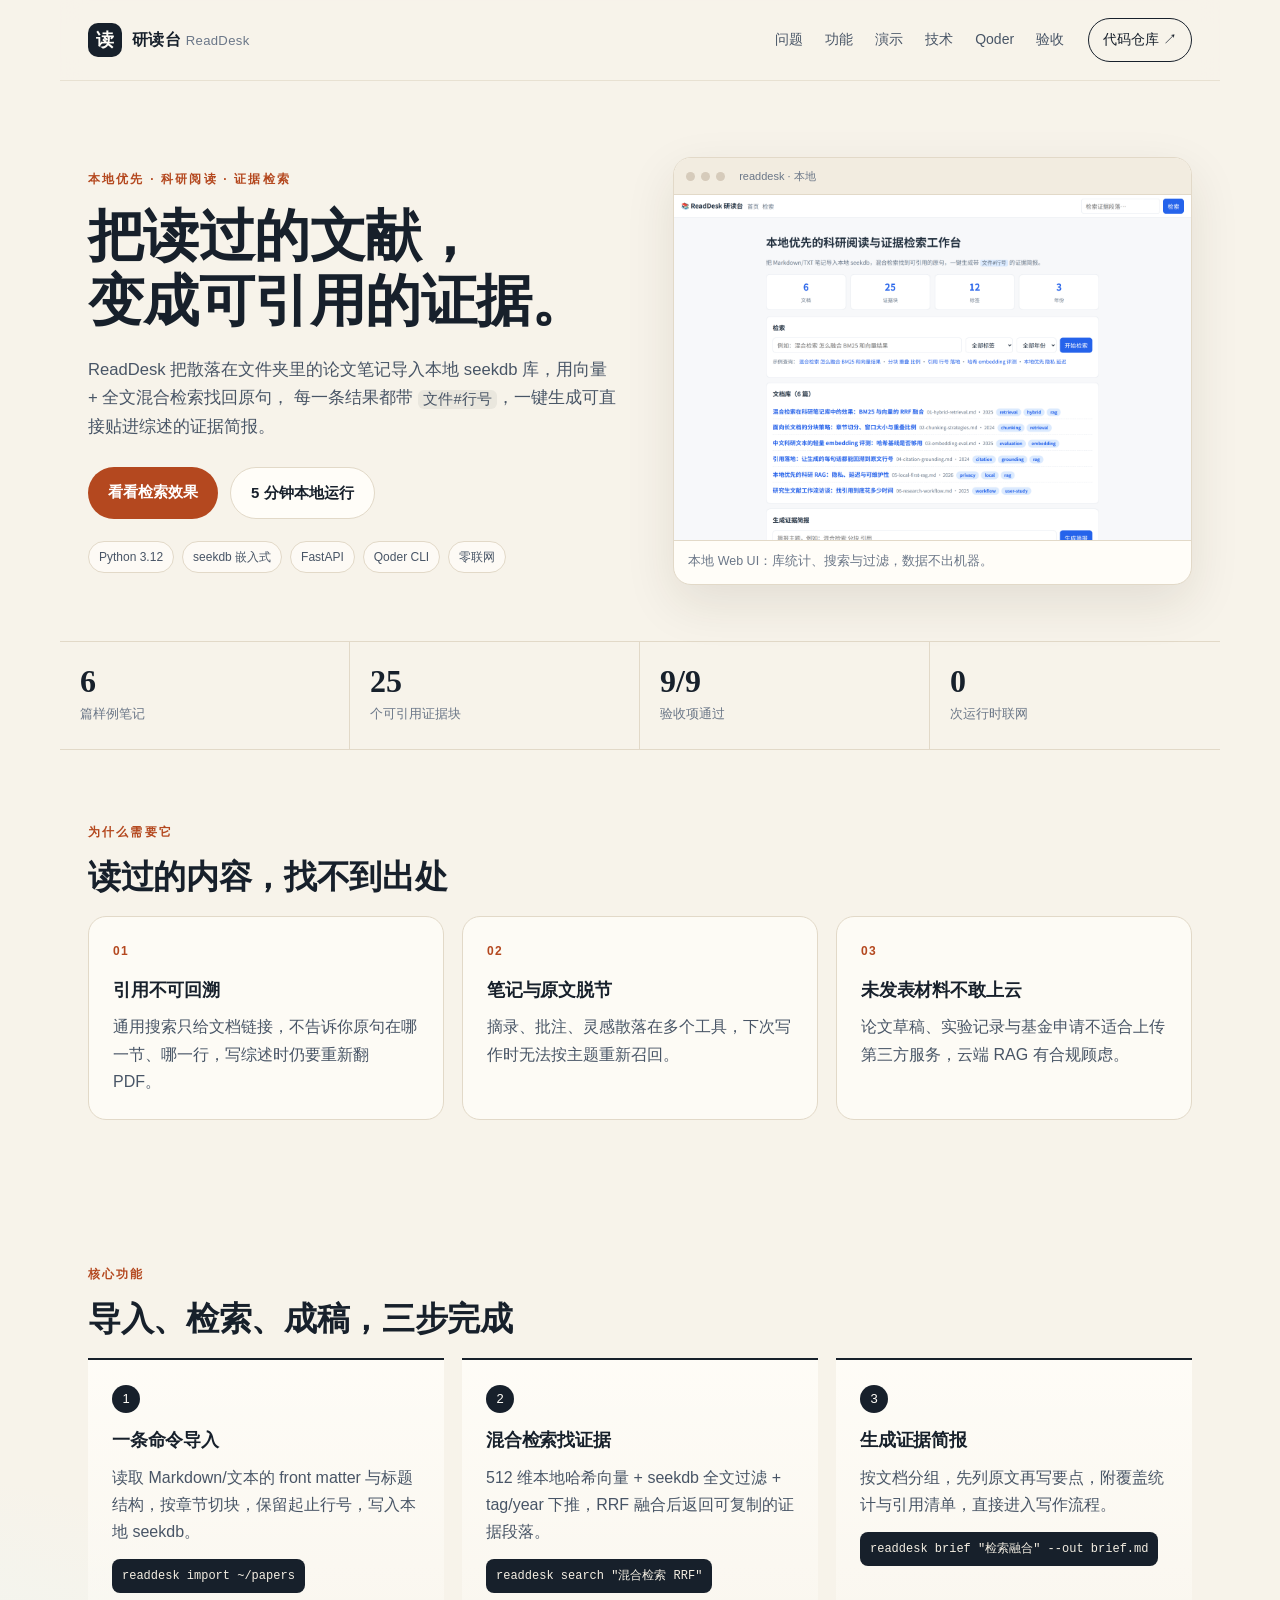
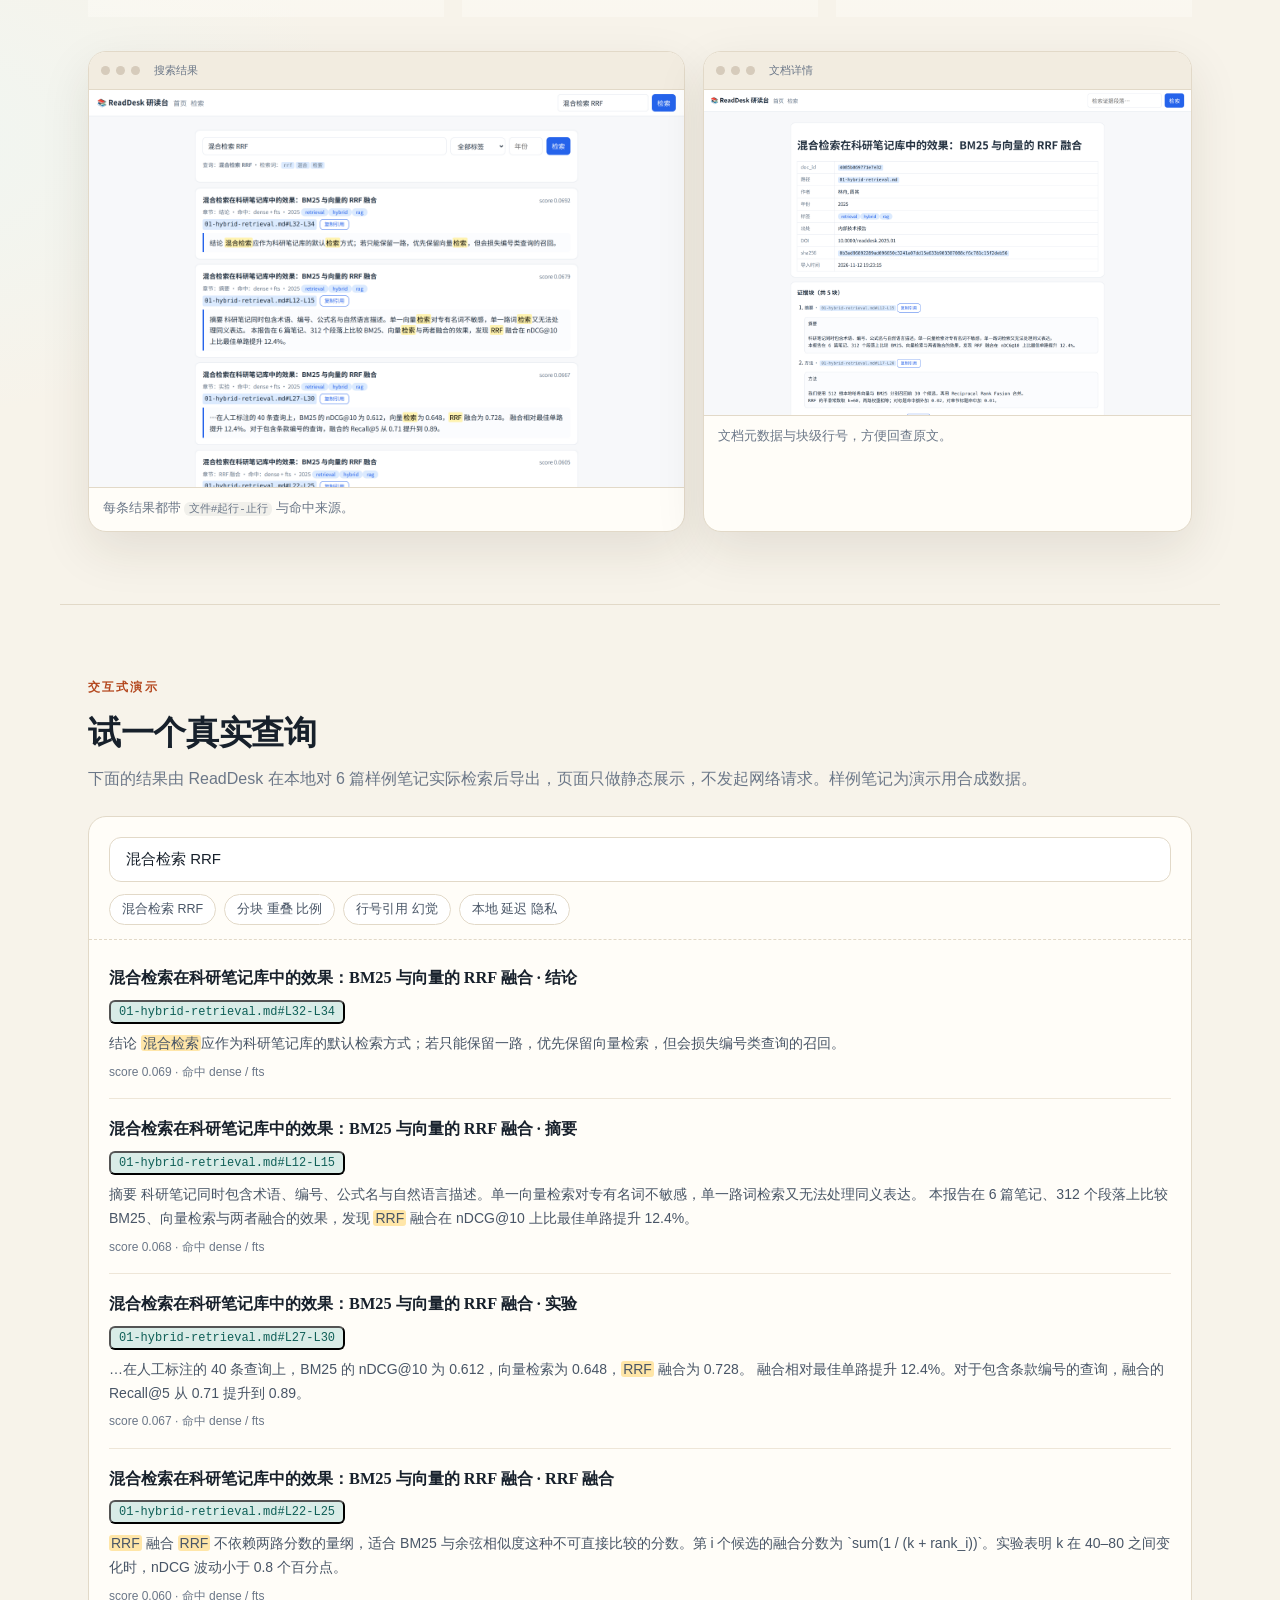
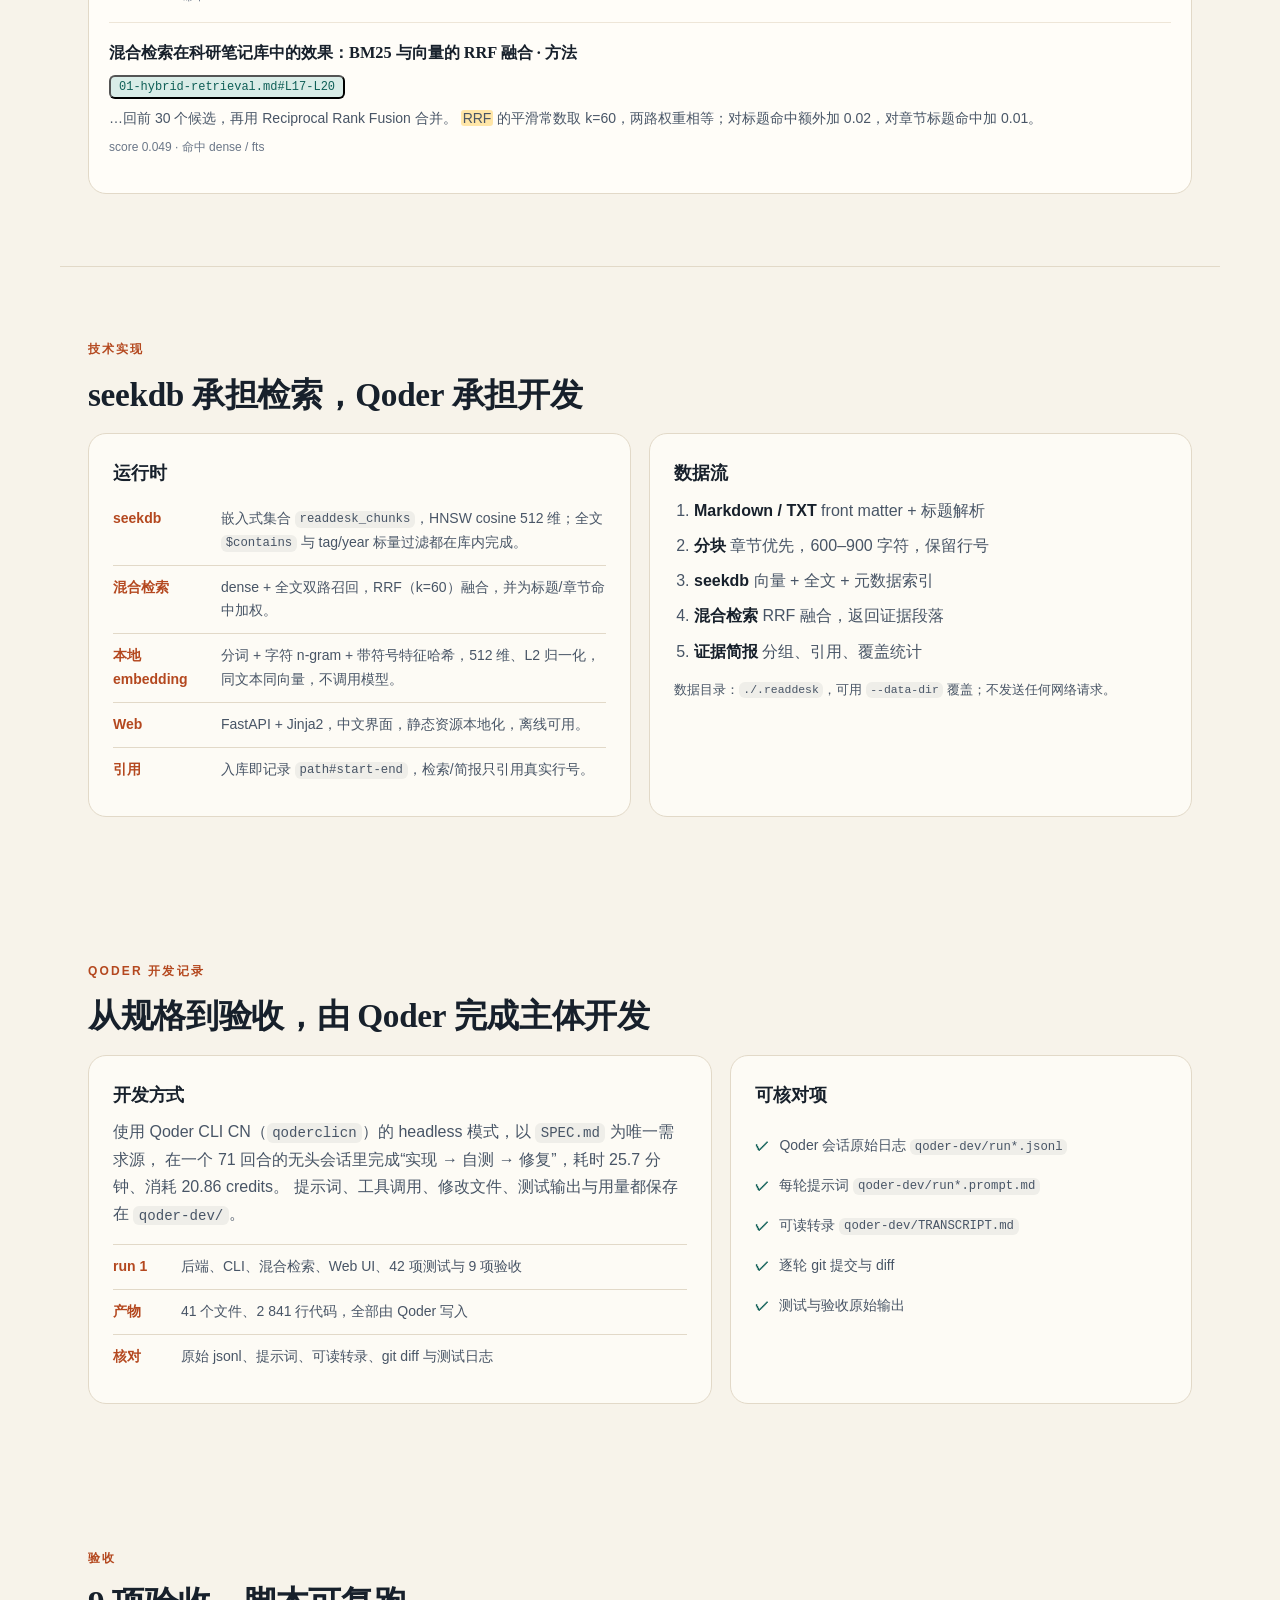
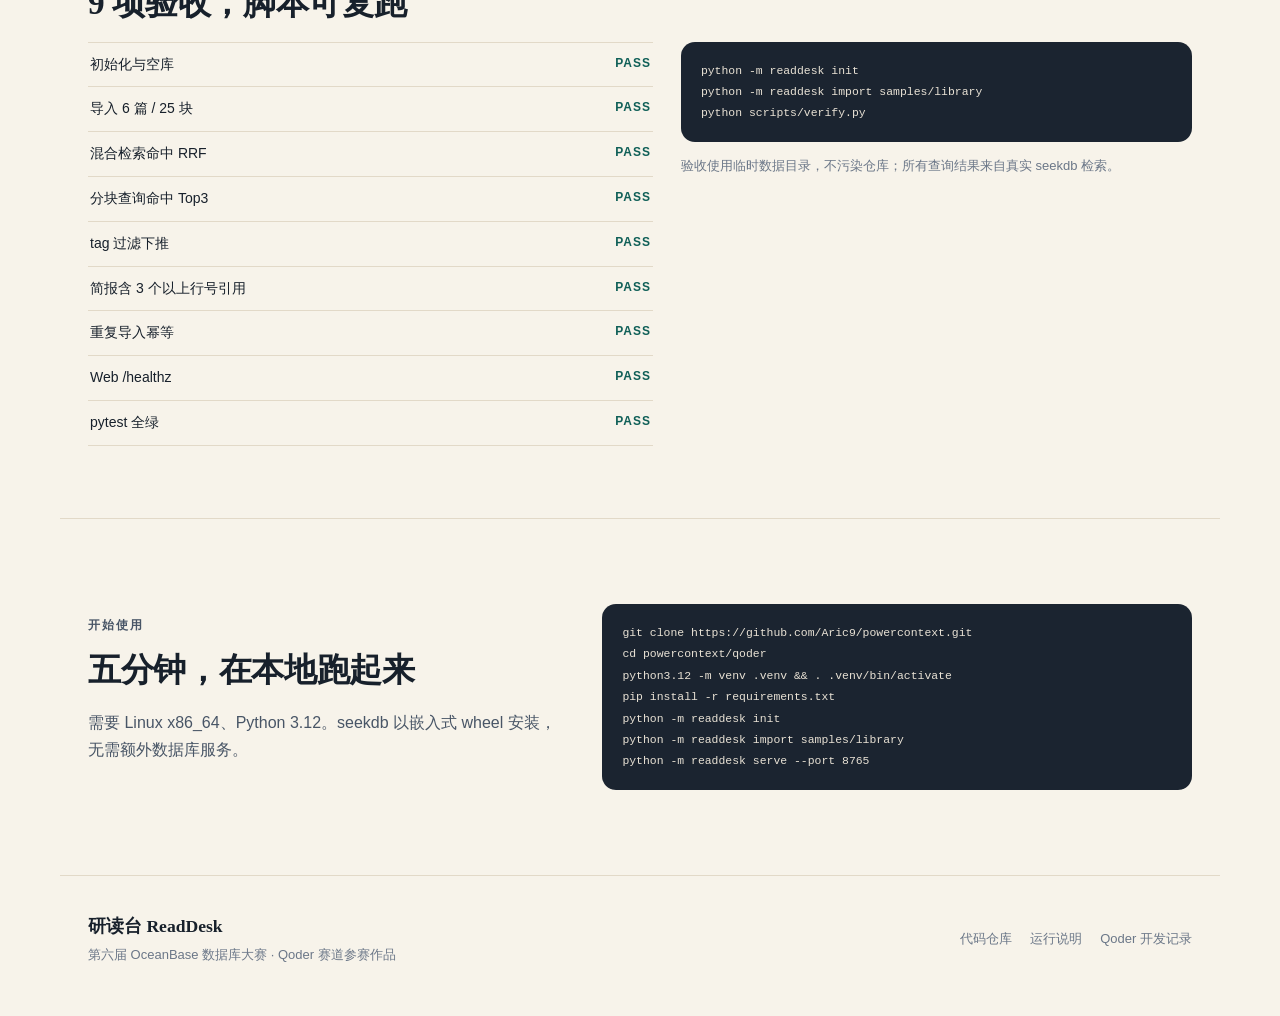
<file: qoder/site/index.html>
<!doctype html>
<html lang="zh-CN">
<head>
  <meta charset="utf-8" />
  <meta name="viewport" content="width=device-width, initial-scale=1" />
  <title>研读台 ReadDesk — 把读过的文献，变成可引用的证据</title>
  <meta name="description" content="ReadDesk 是一个本地优先的科研阅读与证据检索工作台：导入 Markdown 笔记，用 seekdb 混合检索定位原句，一键生成带行号引用的证据简报。" />
  <link rel="stylesheet" href="assets/style.css" />
</head>
<body>
  <header class="site-header">
    <a class="brand" href="#top">
      <span class="brand-mark">读</span>
      <span class="brand-name">研读台 <em>ReadDesk</em></span>
    </a>
    <nav class="nav">
      <a href="#problem">问题</a>
      <a href="#features">功能</a>
      <a href="#demo">演示</a>
      <a href="#tech">技术</a>
      <a href="#qoder">Qoder</a>
      <a href="#verify">验收</a>
    </nav>
    <a class="ghost-button" href="https://github.com/Aric9/powercontext/tree/qoder/readdesk/qoder" target="_blank" rel="noreferrer">代码仓库 ↗</a>
  </header>

  <main id="top">
    <section class="hero">
      <div class="hero-copy">
        <p class="eyebrow">本地优先 · 科研阅读 · 证据检索</p>
        <h1>把读过的文献，<br />变成可引用的证据。</h1>
        <p class="lede">
          ReadDesk 把散落在文件夹里的论文笔记导入本地 seekdb 库，用向量 + 全文混合检索找回原句，
          每一条结果都带 <code>文件#行号</code>，一键生成可直接贴进综述的证据简报。
        </p>
        <div class="hero-actions">
          <a class="primary-button" href="#demo">看看检索效果</a>
          <a class="secondary-button" href="#start">5 分钟本地运行</a>
        </div>
        <ul class="chips" aria-label="技术栈">
          <li>Python 3.12</li>
          <li>seekdb 嵌入式</li>
          <li>FastAPI</li>
          <li>Qoder CLI</li>
          <li>零联网</li>
        </ul>
      </div>
      <figure class="hero-shot">
        <div class="browser-bar"><span></span><span></span><span></span><em>readdesk · 本地</em></div>
        <img src="assets/home.png" alt="ReadDesk 首页：库统计与搜索框" loading="eager" />
        <figcaption>本地 Web UI：库统计、搜索与过滤，数据不出机器。</figcaption>
      </figure>
    </section>

    <section class="stats" aria-label="项目数据">
      <div><strong>6</strong><span>篇样例笔记</span></div>
      <div><strong id="stat-chunks">25</strong><span>个可引用证据块</span></div>
      <div><strong>9/9</strong><span>验收项通过</span></div>
      <div><strong>0</strong><span>次运行时联网</span></div>
    </section>

    <section id="problem" class="section">
      <p class="section-kicker">为什么需要它</p>
      <h2>读过的内容，找不到出处</h2>
      <div class="grid three">
        <article class="card">
          <span class="card-no">01</span>
          <h3>引用不可回溯</h3>
          <p>通用搜索只给文档链接，不告诉你原句在哪一节、哪一行，写综述时仍要重新翻 PDF。</p>
        </article>
        <article class="card">
          <span class="card-no">02</span>
          <h3>笔记与原文脱节</h3>
          <p>摘录、批注、灵感散落在多个工具，下次写作时无法按主题重新召回。</p>
        </article>
        <article class="card">
          <span class="card-no">03</span>
          <h3>未发表材料不敢上云</h3>
          <p>论文草稿、实验记录与基金申请不适合上传第三方服务，云端 RAG 有合规顾虑。</p>
        </article>
      </div>
    </section>

    <section id="features" class="section">
      <p class="section-kicker">核心功能</p>
      <h2>导入、检索、成稿，三步完成</h2>
      <div class="flow">
        <article>
          <span class="flow-num">1</span>
          <h3>一条命令导入</h3>
          <p>读取 Markdown/文本的 front matter 与标题结构，按章节切块，保留起止行号，写入本地 seekdb。</p>
          <code>readdesk import ~/papers</code>
        </article>
        <article>
          <span class="flow-num">2</span>
          <h3>混合检索找证据</h3>
          <p>512 维本地哈希向量 + seekdb 全文过滤 + tag/year 下推，RRF 融合后返回可复制的证据段落。</p>
          <code>readdesk search "混合检索 RRF"</code>
        </article>
        <article>
          <span class="flow-num">3</span>
          <h3>生成证据简报</h3>
          <p>按文档分组，先列原文再写要点，附覆盖统计与引用清单，直接进入写作流程。</p>
          <code>readdesk brief "检索融合" --out brief.md</code>
        </article>
      </div>
      <div class="shots">
        <figure class="shot">
          <div class="browser-bar"><span></span><span></span><span></span><em>搜索结果</em></div>
          <img src="assets/search.png" alt="ReadDesk 搜索结果页：证据段落、引用与分数" loading="lazy" />
          <figcaption>每条结果都带 <code>文件#起行-止行</code> 与命中来源。</figcaption>
        </figure>
        <figure class="shot">
          <div class="browser-bar"><span></span><span></span><span></span><em>文档详情</em></div>
          <img src="assets/doc.png" alt="ReadDesk 文档详情页：元数据与分块行号" loading="lazy" />
          <figcaption>文档元数据与块级行号，方便回查原文。</figcaption>
        </figure>
      </div>
    </section>

    <section id="demo" class="section demo-section">
      <p class="section-kicker">交互式演示</p>
      <h2>试一个真实查询</h2>
      <p class="demo-note">下面的结果由 ReadDesk 在本地对 6 篇样例笔记实际检索后导出，页面只做静态展示，不发起网络请求。样例笔记为演示用合成数据。</p>
      <div class="demo-box">
        <div class="demo-controls">
          <input id="demo-input" type="search" placeholder="输入关键词，例如：RRF、分块、行号引用" aria-label="演示搜索" />
          <div class="demo-chips" id="demo-chips"></div>
        </div>
        <ol class="demo-results" id="demo-results"></ol>
      </div>
    </section>

    <section id="tech" class="section">
      <p class="section-kicker">技术实现</p>
      <h2>seekdb 承担检索，Qoder 承担开发</h2>
      <div class="grid two">
        <div class="panel">
          <h3>运行时</h3>
          <table class="tech-table">
            <tr><th>seekdb</th><td>嵌入式集合 <code>readdesk_chunks</code>，HNSW cosine 512 维；全文 <code>$contains</code> 与 tag/year 标量过滤都在库内完成。</td></tr>
            <tr><th>混合检索</th><td>dense + 全文双路召回，RRF（k=60）融合，并为标题/章节命中加权。</td></tr>
            <tr><th>本地 embedding</th><td>分词 + 字符 n-gram + 带符号特征哈希，512 维、L2 归一化，同文本同向量，不调用模型。</td></tr>
            <tr><th>Web</th><td>FastAPI + Jinja2，中文界面，静态资源本地化，离线可用。</td></tr>
            <tr><th>引用</th><td>入库即记录 <code>path#start-end</code>，检索/简报只引用真实行号。</td></tr>
          </table>
        </div>
        <div class="panel">
          <h3>数据流</h3>
          <ol class="pipeline">
            <li><span>Markdown / TXT</span> front matter + 标题解析</li>
            <li><span>分块</span> 章节优先，600–900 字符，保留行号</li>
            <li><span>seekdb</span> 向量 + 全文 + 元数据索引</li>
            <li><span>混合检索</span> RRF 融合，返回证据段落</li>
            <li><span>证据简报</span> 分组、引用、覆盖统计</li>
          </ol>
          <p class="muted">数据目录：<code>./.readdesk</code>，可用 <code>--data-dir</code> 覆盖；不发送任何网络请求。</p>
        </div>
      </div>
    </section>

    <section id="qoder" class="section">
      <p class="section-kicker">Qoder 开发记录</p>
      <h2>从规格到验收，由 Qoder 完成主体开发</h2>
      <div class="qoder-grid">
        <div class="panel">
          <h3>开发方式</h3>
          <p>使用 Qoder CLI CN（<code>qoderclicn</code>）的 headless 模式，以 <code>SPEC.md</code> 为唯一需求源，
          在一个 71 回合的无头会话里完成“实现 → 自测 → 修复”，耗时 25.7 分钟、消耗 20.86 credits。
          提示词、工具调用、修改文件、测试输出与用量都保存在 <code>qoder-dev/</code>。</p>
          <ul class="record-list" id="qoder-record">
            <li><strong>run 1</strong><span>后端、CLI、混合检索、Web UI、42 项测试与 9 项验收</span></li>
            <li><strong>产物</strong><span>41 个文件、2 841 行代码，全部由 Qoder 写入</span></li>
            <li><strong>核对</strong><span>原始 jsonl、提示词、可读转录、git diff 与测试日志</span></li>
          </ul>
        </div>
        <div class="panel">
          <h3>可核对项</h3>
          <ul class="check-list">
            <li>Qoder 会话原始日志 <code>qoder-dev/run*.jsonl</code></li>
            <li>每轮提示词 <code>qoder-dev/run*.prompt.md</code></li>
            <li>可读转录 <code>qoder-dev/TRANSCRIPT.md</code></li>
            <li>逐轮 git 提交与 diff</li>
            <li>测试与验收原始输出</li>
          </ul>
        </div>
      </div>
    </section>

    <section id="verify" class="section">
      <p class="section-kicker">验收</p>
      <h2>9 项验收，脚本可复跑</h2>
      <div class="verify-wrap">
        <ol class="verify-list" id="verify-list">
          <li><span>初始化与空库</span><b>PASS</b></li>
          <li><span>导入 6 篇 / 25 块</span><b>PASS</b></li>
          <li><span>混合检索命中 RRF</span><b>PASS</b></li>
          <li><span>分块查询命中 Top3</span><b>PASS</b></li>
          <li><span>tag 过滤下推</span><b>PASS</b></li>
          <li><span>简报含 3 个以上行号引用</span><b>PASS</b></li>
          <li><span>重复导入幂等</span><b>PASS</b></li>
          <li><span>Web /healthz</span><b>PASS</b></li>
          <li><span>pytest 全绿</span><b>PASS</b></li>
        </ol>
        <div class="verify-code">
          <pre><code>python -m readdesk init
python -m readdesk import samples/library
python scripts/verify.py</code></pre>
          <p class="muted">验收使用临时数据目录，不污染仓库；所有查询结果来自真实 seekdb 检索。</p>
        </div>
      </div>
    </section>

    <section id="start" class="section start-section">
      <div>
        <p class="section-kicker">开始使用</p>
        <h2>五分钟，在本地跑起来</h2>
        <p>需要 Linux x86_64、Python 3.12。seekdb 以嵌入式 wheel 安装，无需额外数据库服务。</p>
      </div>
      <pre class="quickstart"><code>git clone https://github.com/Aric9/powercontext.git
cd powercontext/qoder
python3.12 -m venv .venv &amp;&amp; . .venv/bin/activate
pip install -r requirements.txt
python -m readdesk init
python -m readdesk import samples/library
python -m readdesk serve --port 8765</code></pre>
    </section>
  </main>

  <footer class="site-footer">
    <div>
      <strong>研读台 ReadDesk</strong>
      <p>第六届 OceanBase 数据库大赛 · Qoder 赛道参赛作品</p>
    </div>
    <div class="footer-links">
      <a href="https://github.com/Aric9/powercontext/tree/qoder/readdesk/qoder" target="_blank" rel="noreferrer">代码仓库</a>
      <a href="https://github.com/Aric9/powercontext/blob/qoder/readdesk/qoder/README.md" target="_blank" rel="noreferrer">运行说明</a>
      <a href="https://github.com/Aric9/powercontext/tree/qoder/readdesk/qoder/qoder-dev" target="_blank" rel="noreferrer">Qoder 开发记录</a>
    </div>
  </footer>

  <script src="assets/app.js"></script>
</body>
</html>
</file>
<file: qoder/site/assets/style.css>
:root {
  --ink: #17202b;
  --ink-soft: #485566;
  --muted: #6b7788;
  --paper: #f7f3ea;
  --paper-2: #fffdf8;
  --line: #e2d9c8;
  --accent: #b4481f;
  --accent-soft: #f3d9c9;
  --teal: #0f5f57;
  --teal-soft: #d9ece7;
  --shadow: 0 18px 50px rgba(52, 40, 20, 0.10);
  --radius: 18px;
  --max: 1160px;
}

* { box-sizing: border-box; }

html { scroll-behavior: smooth; }

body {
  margin: 0;
  color: var(--ink);
  background:
    radial-gradient(1200px 600px at 80% -10%, #fff7e8 0%, transparent 60%),
    radial-gradient(900px 500px at -10% 30%, #f0f6f2 0%, transparent 55%),
    var(--paper);
  font-family: -apple-system, BlinkMacSystemFont, "Segoe UI", "PingFang SC", "Microsoft YaHei", sans-serif;
  font-size: 16px;
  line-height: 1.7;
  -webkit-font-smoothing: antialiased;
}

a { color: inherit; }

code {
  font-family: "SFMono-Regular", Consolas, "Liberation Mono", monospace;
  font-size: 0.88em;
  background: rgba(23, 32, 43, 0.06);
  padding: 0.12em 0.38em;
  border-radius: 6px;
  word-break: break-word;
}

.site-header {
  position: sticky;
  top: 0;
  z-index: 20;
  display: flex;
  align-items: center;
  gap: 24px;
  max-width: var(--max);
  margin: 0 auto;
  padding: 18px 28px;
  background: rgba(247, 243, 234, 0.86);
  backdrop-filter: blur(12px);
  border-bottom: 1px solid rgba(226, 217, 200, 0.7);
}

.brand {
  display: inline-flex;
  align-items: center;
  gap: 10px;
  text-decoration: none;
  font-weight: 700;
  letter-spacing: 0.02em;
}

.brand-mark {
  display: grid;
  place-items: center;
  width: 34px;
  height: 34px;
  border-radius: 10px;
  background: var(--ink);
  color: var(--paper-2);
  font-family: Georgia, "Songti SC", serif;
  font-size: 18px;
}

.brand-name em { font-style: normal; color: var(--muted); font-weight: 500; font-size: 0.82em; }

.nav { display: flex; gap: 22px; margin-left: auto; }
.nav a { text-decoration: none; color: var(--ink-soft); font-size: 14px; }
.nav a:hover { color: var(--accent); }

.ghost-button {
  text-decoration: none;
  font-size: 14px;
  padding: 9px 14px;
  border: 1px solid var(--ink);
  border-radius: 999px;
  background: transparent;
}
.ghost-button:hover { background: var(--ink); color: var(--paper-2); }

main { overflow: clip; }

.hero {
  display: grid;
  grid-template-columns: 1.02fr 1fr;
  gap: 56px;
  align-items: center;
  max-width: var(--max);
  margin: 0 auto;
  padding: 76px 28px 56px;
}

.eyebrow, .section-kicker {
  margin: 0 0 14px;
  color: var(--accent);
  font-size: 12px;
  font-weight: 700;
  letter-spacing: 0.18em;
  text-transform: uppercase;
}

h1, h2, h3 {
  font-family: Georgia, "Songti SC", "Noto Serif CJK SC", serif;
  font-weight: 600;
  letter-spacing: -0.01em;
}

h1 { margin: 0 0 22px; font-size: clamp(2.3rem, 4.4vw, 3.7rem); line-height: 1.16; }
h2 { margin: 0 0 18px; font-size: clamp(1.7rem, 2.6vw, 2.4rem); line-height: 1.25; }
h3 { margin: 0 0 8px; font-size: 1.12rem; }

.lede { margin: 0 0 26px; color: var(--ink-soft); font-size: 1.04rem; max-width: 38em; }

.hero-actions { display: flex; gap: 12px; flex-wrap: wrap; margin-bottom: 22px; }

.primary-button, .secondary-button {
  display: inline-block;
  padding: 12px 20px;
  border-radius: 999px;
  text-decoration: none;
  font-weight: 600;
  font-size: 15px;
}
.primary-button { background: var(--accent); color: #fff; }
.primary-button:hover { background: #943a18; }
.secondary-button { border: 1px solid var(--line); background: var(--paper-2); color: var(--ink); }
.secondary-button:hover { border-color: var(--ink); }

.chips { display: flex; flex-wrap: wrap; gap: 8px; margin: 0; padding: 0; list-style: none; }
.chips li {
  font-size: 12px;
  color: var(--ink-soft);
  background: rgba(255, 253, 248, 0.8);
  border: 1px solid var(--line);
  border-radius: 999px;
  padding: 5px 10px;
}

.hero-shot, .shot {
  margin: 0;
  border: 1px solid var(--line);
  border-radius: var(--radius);
  background: var(--paper-2);
  box-shadow: var(--shadow);
  overflow: hidden;
}
.hero-shot img, .shot img { display: block; width: 100%; height: auto; }
.hero-shot figcaption, .shot figcaption {
  padding: 10px 14px 12px;
  color: var(--muted);
  font-size: 12.5px;
  border-top: 1px solid var(--line);
}

.browser-bar {
  display: flex;
  align-items: center;
  gap: 6px;
  padding: 9px 12px;
  border-bottom: 1px solid var(--line);
  background: #f2ece0;
}
.browser-bar span { width: 9px; height: 9px; border-radius: 50%; background: #d6cbbb; }
.browser-bar em { margin-left: 8px; font-style: normal; color: var(--muted); font-size: 11px; }

.stats {
  display: grid;
  grid-template-columns: repeat(4, 1fr);
  max-width: var(--max);
  margin: 0 auto;
  border-top: 1px solid var(--line);
  border-bottom: 1px solid var(--line);
}
.stats div { padding: 22px 20px; border-right: 1px solid var(--line); }
.stats div:last-child { border-right: 0; }
.stats strong { display: block; font-family: Georgia, serif; font-size: 2rem; line-height: 1.1; }
.stats span { color: var(--muted); font-size: 13px; }

.section { max-width: var(--max); margin: 0 auto; padding: 72px 28px; }

.grid { display: grid; gap: 18px; }
.grid.three { grid-template-columns: repeat(3, 1fr); }
.grid.two { grid-template-columns: repeat(2, 1fr); }

.card, .panel {
  background: rgba(255, 253, 248, 0.82);
  border: 1px solid var(--line);
  border-radius: var(--radius);
  padding: 24px;
}
.card-no { display: block; color: var(--accent); font-size: 12px; font-weight: 700; letter-spacing: 0.12em; margin-bottom: 14px; }
.card p, .panel p { margin: 0; color: var(--ink-soft); }

.flow { display: grid; grid-template-columns: repeat(3, 1fr); gap: 18px; }
.flow article {
  position: relative;
  padding: 24px;
  border-top: 2px solid var(--ink);
  background: linear-gradient(180deg, rgba(255, 253, 248, 0.9), rgba(255, 253, 248, 0.4));
}
.flow-num {
  display: inline-grid;
  place-items: center;
  width: 28px;
  height: 28px;
  margin-bottom: 12px;
  border-radius: 50%;
  background: var(--ink);
  color: var(--paper-2);
  font-size: 13px;
}
.flow p { color: var(--ink-soft); margin: 0 0 14px; }
.flow code { display: inline-block; background: var(--ink); color: #f5efe3; padding: 7px 10px; border-radius: 8px; font-size: 12px; }

.shots { display: grid; grid-template-columns: 1.1fr 0.9fr; gap: 18px; margin-top: 34px; }

.demo-section { border-top: 1px solid var(--line); border-bottom: 1px solid var(--line); }
.demo-note { color: var(--muted); max-width: 60em; margin-top: -6px; }
.demo-box {
  margin-top: 24px;
  background: var(--paper-2);
  border: 1px solid var(--line);
  border-radius: var(--radius);
  overflow: hidden;
}
.demo-controls { padding: 20px 20px 10px; border-bottom: 1px dashed var(--line); }
#demo-input {
  width: 100%;
  padding: 13px 16px;
  border: 1px solid var(--line);
  border-radius: 12px;
  font-size: 15px;
  background: #fff;
  color: var(--ink);
}
#demo-input:focus { outline: 2px solid var(--accent-soft); border-color: var(--accent); }
.demo-chips { display: flex; flex-wrap: wrap; gap: 8px; margin: 12px 0 4px; }
.demo-chips button {
  border: 1px solid var(--line);
  background: #fff;
  border-radius: 999px;
  padding: 6px 12px;
  font-size: 12.5px;
  color: var(--ink-soft);
  cursor: pointer;
}
.demo-chips button:hover { border-color: var(--accent); color: var(--accent); }

.demo-results { list-style: none; margin: 0; padding: 8px 20px 20px; }
.demo-results li { padding: 16px 0; border-bottom: 1px solid #eee6d8; }
.demo-results li:last-child { border-bottom: 0; }
.demo-results h4 { margin: 0 0 4px; font-family: Georgia, "Songti SC", serif; font-size: 1.02rem; }
.demo-results .cite {
  display: inline-block;
  margin-bottom: 8px;
  font-family: "SFMono-Regular", Consolas, monospace;
  font-size: 12px;
  color: var(--teal);
  background: var(--teal-soft);
  padding: 3px 8px;
  border-radius: 6px;
}
.demo-results p { margin: 0; color: var(--ink-soft); font-size: 14px; }
.demo-results mark { background: #ffe6a8; color: inherit; padding: 0 2px; border-radius: 3px; }
.demo-results .meta { margin-top: 6px; color: var(--muted); font-size: 12px; }

.tech-table { width: 100%; border-collapse: collapse; font-size: 14px; }
.tech-table th {
  width: 108px;
  text-align: left;
  vertical-align: top;
  padding: 10px 12px 10px 0;
  color: var(--accent);
  font-weight: 600;
  border-top: 1px solid var(--line);
}
.tech-table td { padding: 10px 0; border-top: 1px solid var(--line); color: var(--ink-soft); }
.tech-table tr:first-child th, .tech-table tr:first-child td { border-top: 0; }

.pipeline { margin: 0 0 14px; padding-left: 20px; color: var(--ink-soft); }
.pipeline li { margin: 8px 0; }
.pipeline span { color: var(--ink); font-weight: 600; }
.muted { color: var(--muted); font-size: 13px; }

.qoder-grid { display: grid; grid-template-columns: 1.15fr 0.85fr; gap: 18px; }
.record-list, .check-list { list-style: none; margin: 16px 0 0; padding: 0; }
.record-list li { display: flex; gap: 14px; padding: 10px 0; border-top: 1px solid var(--line); font-size: 14px; }
.record-list strong { min-width: 54px; color: var(--accent); }
.record-list span { color: var(--ink-soft); }
.check-list li { position: relative; padding: 8px 0 8px 24px; color: var(--ink-soft); font-size: 14px; }
.check-list li::before { content: "✓"; position: absolute; left: 0; color: var(--teal); font-weight: 700; }

.verify-wrap { display: grid; grid-template-columns: 1.05fr 0.95fr; gap: 28px; align-items: start; }
.verify-list { list-style: none; margin: 0; padding: 0; border-top: 1px solid var(--line); }
.verify-list li { display: flex; justify-content: space-between; gap: 16px; padding: 10px 2px; border-bottom: 1px solid var(--line); font-size: 14px; }
.verify-list b { color: var(--teal); font-size: 12px; letter-spacing: 0.08em; }
.verify-code pre { margin: 0 0 12px; }

pre {
  background: #1b2430;
  color: #e9e2d5;
  padding: 18px 20px;
  border-radius: 14px;
  overflow-x: auto;
  font-size: 13px;
  line-height: 1.65;
}
pre code { background: transparent; padding: 0; color: inherit; }

.start-section {
  display: grid;
  grid-template-columns: 0.9fr 1.1fr;
  gap: 32px;
  align-items: center;
  border-top: 1px solid var(--line);
}
.start-section p { color: var(--ink-soft); }

.site-footer {
  display: flex;
  justify-content: space-between;
  gap: 24px;
  flex-wrap: wrap;
  max-width: var(--max);
  margin: 0 auto;
  padding: 36px 28px 52px;
  border-top: 1px solid var(--line);
  color: var(--muted);
  font-size: 13px;
}
.site-footer strong { color: var(--ink); font-family: Georgia, "Songti SC", serif; font-size: 1.1rem; }
.site-footer p { margin: 2px 0 0; }
.footer-links { display: flex; gap: 18px; align-items: center; }
.footer-links a { text-decoration: none; }
.footer-links a:hover { color: var(--accent); }

@media (max-width: 960px) {
  .nav { display: none; }
  .hero { grid-template-columns: 1fr; gap: 34px; padding-top: 48px; }
  .grid.three, .flow, .shots, .grid.two, .qoder-grid, .verify-wrap, .start-section { grid-template-columns: 1fr; }
  .stats { grid-template-columns: repeat(2, 1fr); }
  .stats div:nth-child(2) { border-right: 0; }
  .stats div:nth-child(-n + 2) { border-bottom: 1px solid var(--line); }
}

@media (max-width: 560px) {
  .site-header { padding: 12px 16px; }
  .brand-name em { display: none; }
  .ghost-button { padding: 7px 11px; }
  .section, .hero { padding-left: 18px; padding-right: 18px; }
  .stats { grid-template-columns: 1fr 1fr; }
  h1 { font-size: 2.15rem; }
}
</file>
